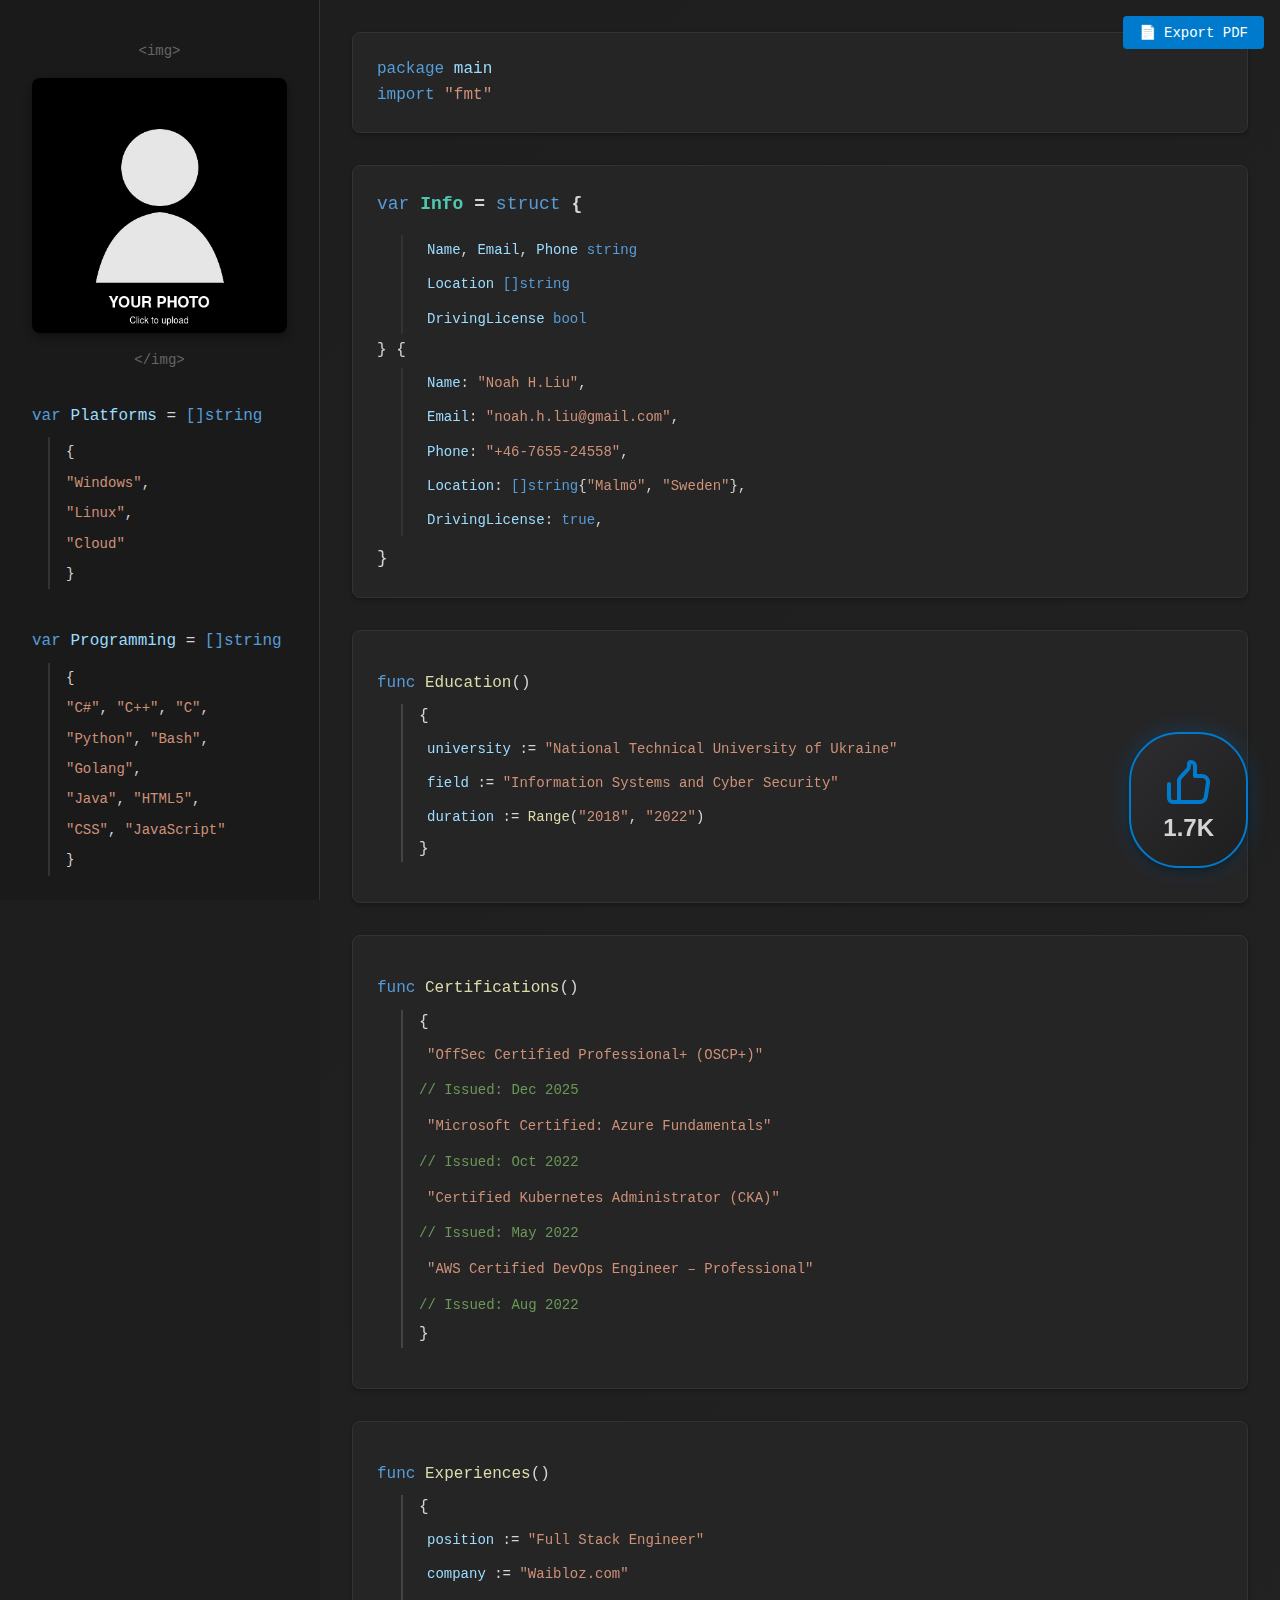
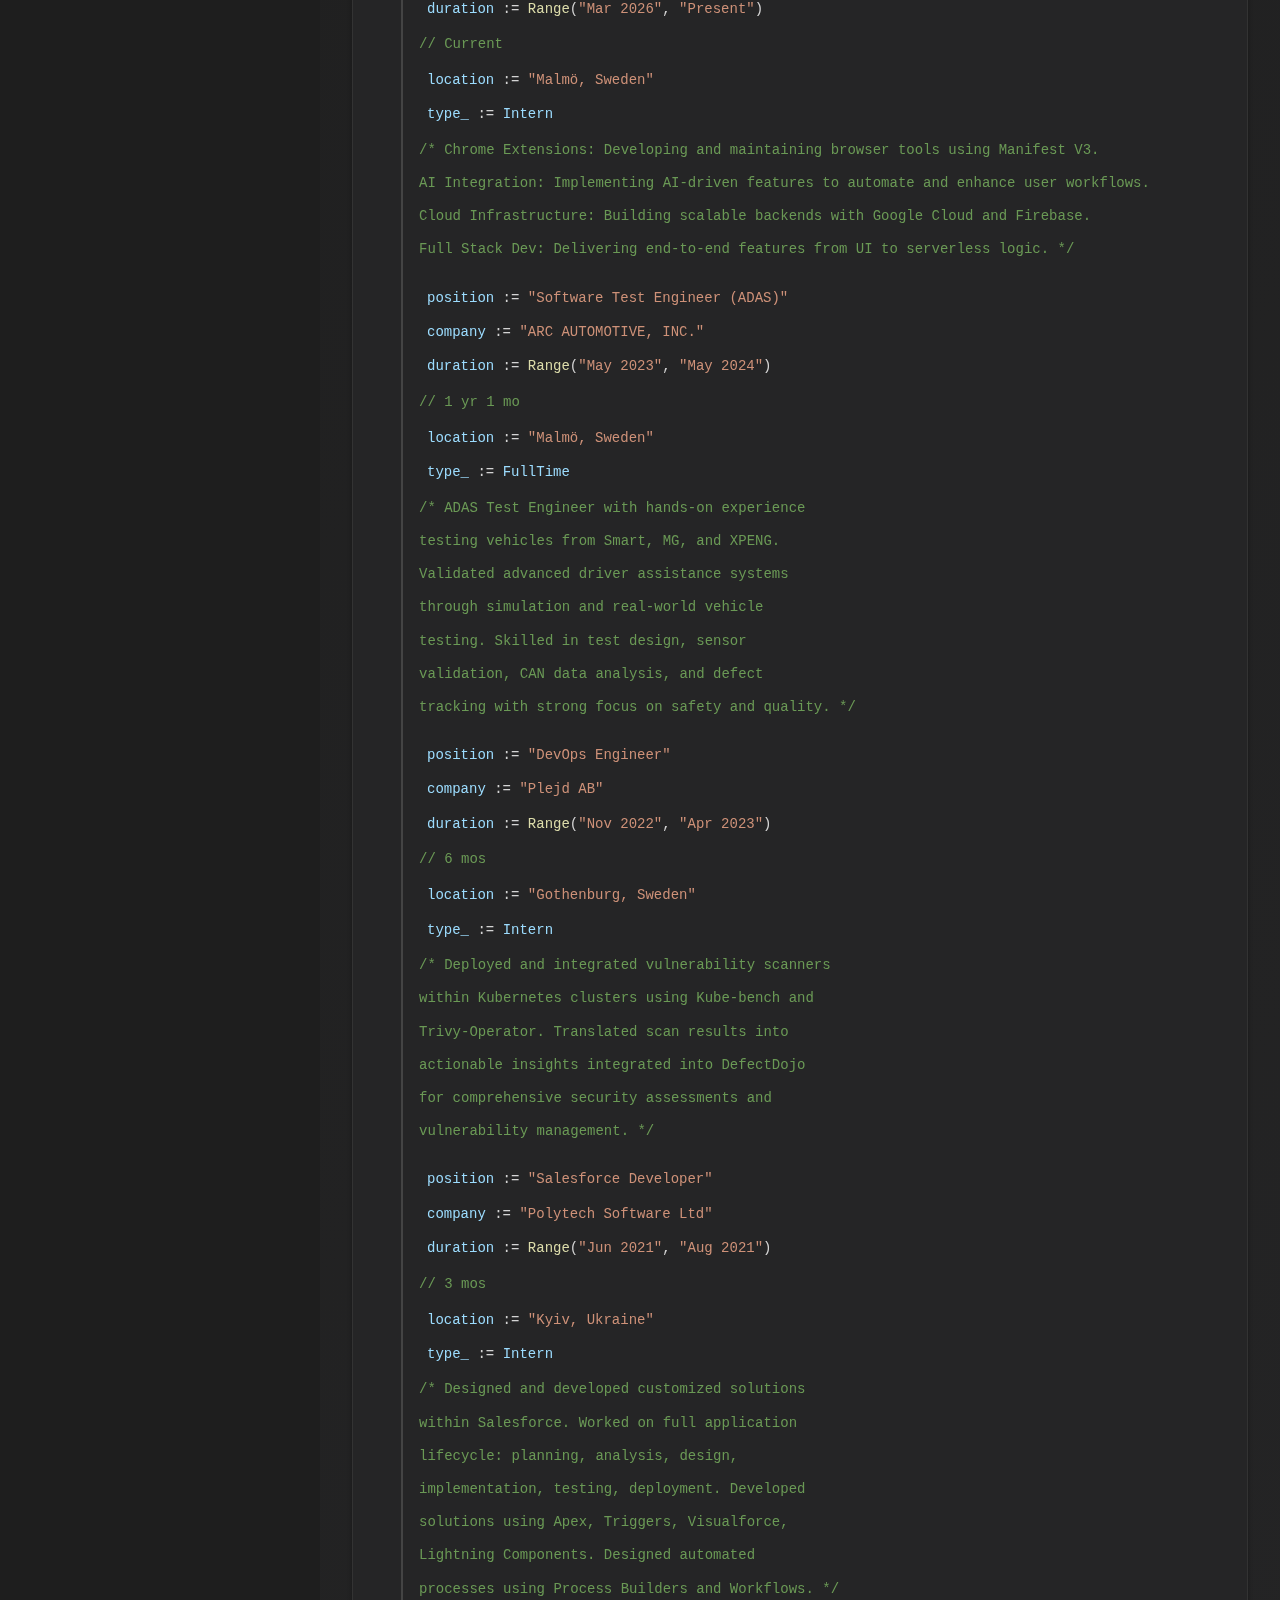
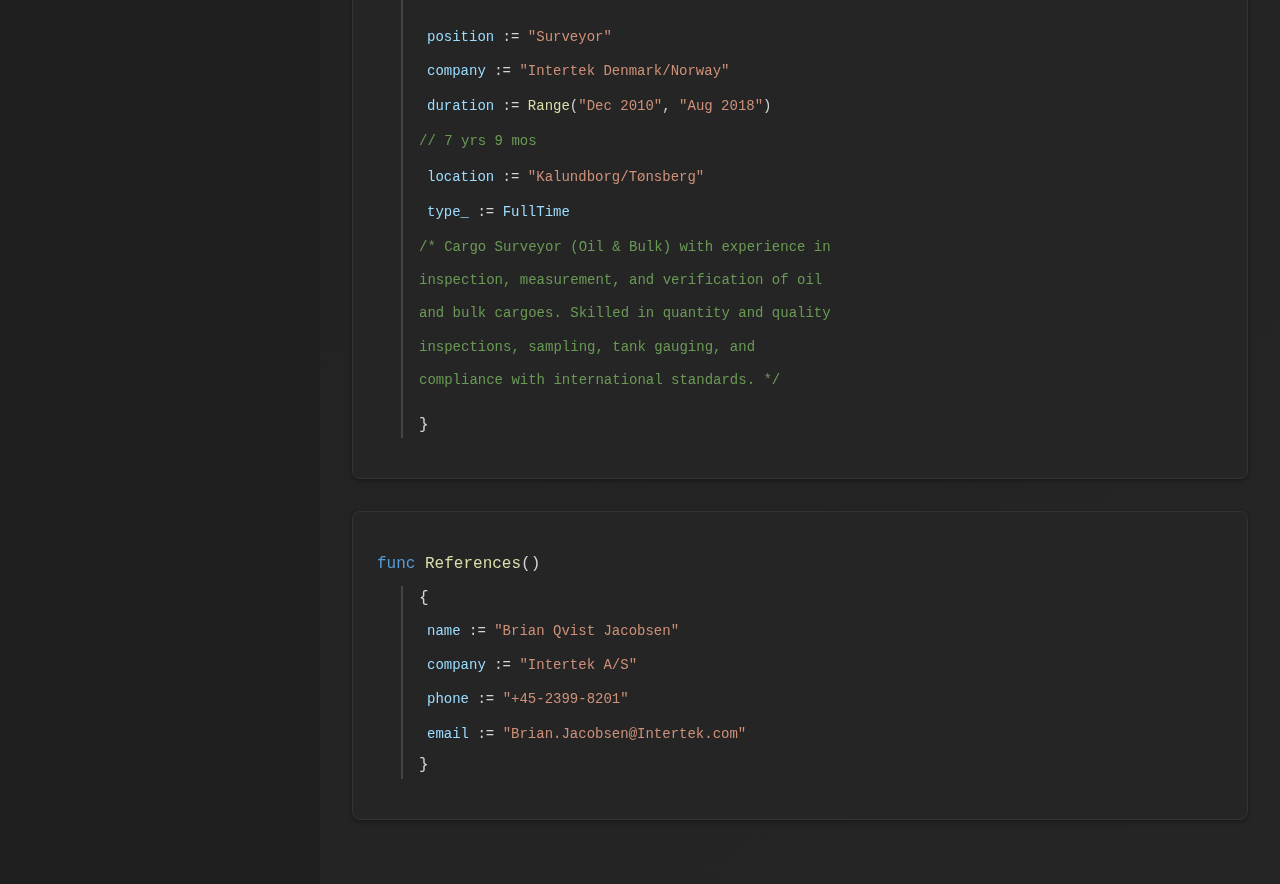
<file: index.html>
<!DOCTYPE html>
<html lang="en">

<head>
    <meta charset="UTF-8">
    <meta name="viewport" content="width=device-width, initial-scale=1.0">
    <title>CV - Noah H.Liu | Pentester</title>
    <meta name="description" content="Interactive code-themed CV showcasing security skills and experience">
    <link rel="stylesheet" href="style.css">
    <link rel="preconnect" href="https://fonts.googleapis.com">
    <link rel="preconnect" href="https://fonts.gstatic.com" crossorigin>
    <link href="https://fonts.googleapis.com/css2?family=JetBrains+Mono:wght@300;400;500;600;700&display=swap"
        rel="stylesheet">
</head>

<body>
    <div class="container">
        <!-- Left Sidebar -->
        <aside class="sidebar">
            <div class="profile-section">
                <div class="image-tag">&lt;img&gt;</div>
                <div class="profile-image">
                    <img src="profile.jpg" alt="Profile Photo" id="profileImg">
                </div>
                <div class="image-tag-close">&lt;/img&gt;</div>
            </div>

            <div class="sidebar-content">
                <div class="enum-section">
                    <span class="keyword">var</span> <span class="variable">Platforms</span> = <span
                        class="keyword">[]string</span>
                    <div class="enum-items">
                        <div class="enum-item">{</div>
                        <div class="enum-item"><span class="string">"Windows"</span>,</div>
                        <div class="enum-item"><span class="string">"Linux"</span>,</div>
                        <div class="enum-item"><span class="string">"Cloud"</span></div>
                        <div class="enum-item">}</div>
                    </div>
                </div>

                <div class="enum-section">
                    <span class="keyword">var</span> <span class="variable">Programming</span> = <span
                        class="keyword">[]string</span>
                    <div class="enum-items">
                        <div class="enum-item">{</div>
                        <div class="enum-item"><span class="string">"C#"</span>, <span class="string">"C++"</span>,
                            <span class="string">"C"</span>,
                        </div>
                        <div class="enum-item"><span class="string">"Python"</span>, <span class="string">"Bash"</span>,
                        </div>
                        <div class="enum-item"><span class="string">"Golang"</span>,</div>
                        <div class="enum-item"><span class="string">"Java"</span>, <span class="string">"HTML5"</span>,
                        </div>
                        <div class="enum-item"><span class="string">"CSS"</span>, <span
                                class="string">"JavaScript"</span></div>
                        <div class="enum-item">}</div>
                    </div>
                </div>

                <div class="enum-section">
                    <span class="keyword">var</span> <span class="variable">Software</span> = <span
                        class="keyword">[]string</span>
                    <div class="enum-items">
                        <div class="enum-item">{</div>
                        <div class="enum-item"><span class="string">"Kali Linux"</span>, <span class="string">"Metasploit"</span>, <span class="string">"Burp Suite"</span>,</div>
                        <div class="enum-item"><span class="string">"Nmap"</span>, <span class="string">"Wireshark"</span>,</div>
                        <div class="enum-item"><span class="string">"SQLMap"</span>, <span class="string">"Hashcat"</span>,</div>
                        <div class="enum-item"><span class="string">"Active Directory"</span>, <span class="string">"OWASP Top 10"</span></div>
                        <div class="enum-item">}</div>
                    </div>
                </div>

                <div class="enum-section">
                    <span class="keyword">var</span> <span class="variable">Media</span> =
                    <br>
                    <span class="keyword">map</span>[<span class="keyword">string</span>]<span
                        class="keyword">string</span>
                    <div class="enum-items">
                        <div class="enum-item">{</div>
                        <div class="enum-item"><span class="string">"LinkedIn"</span>:</div>
                        <div class="enum-item link-item"><a href="https://www.linkedin.com/in/noah-h-liu-2066b846/"
                                target="_blank"><span
                                    class="string">"www.linkedin.co<br>m/in/noah-h-liu-<br>2066b846/"</span></a>,</div>
                        <div class="enum-item"><span class="string">"GitHub"</span>:</div>
                        <div class="enum-item link-item"><a href="https://github.com/su2700" target="_blank"><span
                                    class="string">"github.com/su2700"</span></a>,</div>
                        <div class="enum-item">}</div>
                    </div>
                </div>

                <div class="enum-section">
                    <span class="keyword">var</span> <span class="variable">Languages</span> =
                    <br>
                    <span class="keyword">map</span>[<span class="keyword">string</span>]<span
                        class="keyword">string</span>
                    <div class="enum-items">
                        <div class="enum-item">{</div>
                        <div class="enum-item"><span class="string">"English"</span>: <span class="string">"C1"</span>,
                        </div>
                        <div class="enum-item comment">// Fluent</div>
                        <div class="enum-item"><span class="string">"Swedish"</span>: <span class="string">"B2"</span>,
                        </div>
                        <div class="enum-item comment">// Intermediate</div>
                        <div class="enum-item"><span class="string">"Chinese"</span>: <span class="string">"C2"</span>,
                        </div>
                        <div class="enum-item comment">// Native</div>
                        <div class="enum-item">}</div>
                    </div>
                </div>

                <div class="enum-section">
                    <span class="keyword">var</span> <span class="variable">Profile</span> =
                    <br>
                    []<span class="keyword">string</span>
                    <div class="enum-items">
                        <div class="enum-item">{</div>
                        <div class="enum-item"><span class="string">"CTF</span></div>
                        <div class="enum-item"><span class="string">Competitor"</span>,</div>
                        <div class="enum-item"><span class="string">"Sports</span></div>
                        <div class="enum-item"><span class="string">Enthusiast"</span>,</div>
                        <div class="enum-item"><span class="string">"Music</span></div>
                        <div class="enum-item"><span class="string">Aficionado"</span>,</div>
                        <div class="enum-item"><span class="string">"Culinary</span></div>
                        <div class="enum-item"><span class="string">Explorer"</span>,</div>
                        <div class="enum-item"><span class="string">"Animal</span></div>
                        <div class="enum-item"><span class="string">Lover"</span>,</div>
                        <div class="enum-item"><span class="string">"Family</span></div>
                        <div class="enum-item"><span class="string">Oriented"</span></div>
                        <div class="enum-item">}</div>
                    </div>
                </div>
            </div>
        </aside>

        <!-- Main Content -->
        <main class="main-content">
            <!-- Header -->
            <section class="code-section">
                <div class="package-decl">
                    <span class="keyword">package</span> <span class="variable">main</span>
                </div>
                <div class="import-decl">
                    <span class="keyword">import</span> <span class="string">"fmt"</span>
                </div>
            </section>



            <!-- Information Struct -->
            <section class="code-section">
                <div class="class-declaration">
                    <span class="keyword">var</span> <span class="class-name">Info</span> = <span
                        class="keyword">struct</span> {
                </div>
                <div class="class-body">
                    <div class="property">
                        <span class="variable">Name</span>, <span class="variable">Email</span>, <span
                            class="variable">Phone</span> <span class="keyword">string</span>
                    </div>
                    <div class="property">
                        <span class="variable">Location</span> <span class="keyword">[]string</span>
                    </div>
                    <div class="property">
                        <span class="variable">DrivingLicense</span> <span class="keyword">bool</span>
                    </div>
                </div>
                <div class="struct-init">
                    } {
                </div>
                <div class="class-body">
                    <div class="property">
                        <span class="variable">Name</span>: <span class="string">"Noah H.Liu"</span>,
                    </div>
                    <div class="property">
                        <span class="variable">Email</span>: <span class="string">"noah.h.liu@gmail.com"</span>,
                    </div>
                    <div class="property">
                        <span class="variable">Phone</span>: <span class="string">"+46-7655-24558"</span>,
                    </div>
                    <div class="property">
                        <span class="variable">Location</span>: <span class="keyword">[]string</span>{<span
                            class="string">"Malmö"</span>, <span class="string">"Sweden"</span>},
                    </div>
                    <div class="property">
                        <span class="variable">DrivingLicense</span>: <span class="keyword">true</span>,
                    </div>
                </div>
                <div class="closing-brace">}</div>
            </section>

            <!-- Education Function -->
            <section class="code-section">
                <div class="method-declaration">
                    <span class="keyword">func</span> <span class="method-name">Education</span>()
                </div>
                <div class="method-body">
                    <div class="block-start">{</div>
                    <div class="inner-block">
                        <div class="property">
                            <span class="variable">university</span> := <span class="string">"National Technical
                                University of Ukraine"</span>
                        </div>
                        <div class="property">
                            <span class="variable">field</span> := <span class="string">"Information Systems and Cyber
                                Security"</span>
                        </div>
                        <div class="property">
                            <span class="variable">duration</span> := <span class="method-name">Range</span>(<span
                                class="string">"2018"</span>, <span class="string">"2022"</span>)
                        </div>
                    </div>
                    <div class="block-end">}</div>
                </div>
            </section>

            <!-- Certifications Function -->
            <section class="code-section">
                <div class="method-declaration">
                    <span class="keyword">func</span> <span class="method-name">Certifications</span>()
                </div>
                <div class="method-body">
                    <div class="block-start">{</div>
                    <div class="inner-block">
                        <div class="property">
                            <span class="string">"OffSec Certified Professional+ (OSCP+)"</span>
                        </div>
                        <div class="comment">// Issued: Dec 2025</div>
                        <div class="property">
                            <span class="string">"Microsoft Certified: Azure Fundamentals"</span>
                        </div>
                        <div class="comment">// Issued: Oct 2022</div>
                        <div class="property">
                            <span class="string">"Certified Kubernetes Administrator (CKA)"</span>
                        </div>
                        <div class="comment">// Issued: May 2022</div>
                        <div class="property">
                            <span class="string">"AWS Certified DevOps Engineer – Professional"</span>
                        </div>
                        <div class="comment">// Issued: Aug 2022</div>
                    </div>
                    <div class="block-end">}</div>
                </div>
            </section>

            <!-- Experiences Function -->
            <section class="code-section">
                <div class="method-declaration">
                    <span class="keyword">func</span> <span class="method-name">Experiences</span>()
                </div>
                <div class="method-body">
                    <div class="block-start">{</div>

                    <!-- Waibloz.com -->
                    <div class="inner-block experience-block">
                        <div class="property">
                            <span class="variable">position</span> := <span class="string">"Full Stack Engineer"</span>
                        </div>
                        <div class="property">
                            <span class="variable">company</span> := <span class="string">"Waibloz.com"</span>
                        </div>
                        <div class="property">
                            <span class="variable">duration</span> := <span class="method-name">Range</span>(<span
                                class="string">"Mar 2026"</span>, <span class="string">"Present"</span>)
                        </div>
                        <div class="comment">// Current</div>
                        <div class="property">
                            <span class="variable">location</span> := <span class="string">"Malmö, Sweden"</span>
                        </div>
                        <div class="property">
                            <span class="variable">type_</span> := <span class="variable">Intern</span>
                        </div>
                        <div class="comment-block">
                            <div class="comment">/* Chrome Extensions: Developing and maintaining browser tools using Manifest V3.</div>
                            <div class="comment">AI Integration: Implementing AI-driven features to automate and enhance user workflows.</div>
                            <div class="comment">Cloud Infrastructure: Building scalable backends with Google Cloud and Firebase.</div>
                            <div class="comment">Full Stack Dev: Delivering end-to-end features from UI to serverless logic. */</div>
                        </div>
                    </div>

                    <!-- ARC -->
                    <div class="inner-block experience-block">
                        <div class="property">
                            <span class="variable">position</span> := <span class="string">"Software Test Engineer
                                (ADAS)"</span>
                        </div>
                        <div class="property">
                            <span class="variable">company</span> := <span class="string">"ARC AUTOMOTIVE, INC."</span>
                        </div>
                        <div class="property">
                            <span class="variable">duration</span> := <span class="method-name">Range</span>(<span
                                class="string">"May 2023"</span>, <span class="string">"May 2024"</span>)
                        </div>
                        <div class="comment">// 1 yr 1 mo</div>
                        <div class="property">
                            <span class="variable">location</span> := <span class="string">"Malmö, Sweden"</span>
                        </div>
                        <div class="property">
                            <span class="variable">type_</span> := <span class="variable">FullTime</span>
                        </div>
                        <div class="comment-block">
                            <div class="comment">/* ADAS Test Engineer with hands-on experience</div>
                            <div class="comment">testing vehicles from Smart, MG, and XPENG.</div>
                            <div class="comment">Validated advanced driver assistance systems</div>
                            <div class="comment">through simulation and real-world vehicle</div>
                            <div class="comment">testing. Skilled in test design, sensor</div>
                            <div class="comment">validation, CAN data analysis, and defect</div>
                            <div class="comment">tracking with strong focus on safety and quality. */</div>
                        </div>
                    </div>

                    <!-- Plejd -->
                    <div class="inner-block experience-block">
                        <div class="property">
                            <span class="variable">position</span> := <span class="string">"DevOps Engineer"</span>
                        </div>
                        <div class="property">
                            <span class="variable">company</span> := <span class="string">"Plejd AB"</span>
                        </div>
                        <div class="property">
                            <span class="variable">duration</span> := <span class="method-name">Range</span>(<span
                                class="string">"Nov 2022"</span>, <span class="string">"Apr 2023"</span>)
                        </div>
                        <div class="comment">// 6 mos</div>
                        <div class="property">
                            <span class="variable">location</span> := <span class="string">"Gothenburg, Sweden"</span>
                        </div>
                        <div class="property">
                            <span class="variable">type_</span> := <span class="variable">Intern</span>
                        </div>
                        <div class="comment-block">
                            <div class="comment">/* Deployed and integrated vulnerability scanners</div>
                            <div class="comment">within Kubernetes clusters using Kube-bench and</div>
                            <div class="comment">Trivy-Operator. Translated scan results into</div>
                            <div class="comment">actionable insights integrated into DefectDojo</div>
                            <div class="comment">for comprehensive security assessments and</div>
                            <div class="comment">vulnerability management. */</div>
                        </div>
                    </div>

                    <!-- Polytech -->
                    <div class="inner-block experience-block">
                        <div class="property">
                            <span class="variable">position</span> := <span class="string">"Salesforce Developer"</span>
                        </div>
                        <div class="property">
                            <span class="variable">company</span> := <span class="string">"Polytech Software Ltd"</span>
                        </div>
                        <div class="property">
                            <span class="variable">duration</span> := <span class="method-name">Range</span>(<span
                                class="string">"Jun 2021"</span>, <span class="string">"Aug 2021"</span>)
                        </div>
                        <div class="comment">// 3 mos</div>
                        <div class="property">
                            <span class="variable">location</span> := <span class="string">"Kyiv, Ukraine"</span>
                        </div>
                        <div class="property">
                            <span class="variable">type_</span> := <span class="variable">Intern</span>
                        </div>
                        <div class="comment-block">
                            <div class="comment">/* Designed and developed customized solutions</div>
                            <div class="comment">within Salesforce. Worked on full application</div>
                            <div class="comment">lifecycle: planning, analysis, design,</div>
                            <div class="comment">implementation, testing, deployment. Developed</div>
                            <div class="comment">solutions using Apex, Triggers, Visualforce,</div>
                            <div class="comment">Lightning Components. Designed automated</div>
                            <div class="comment">processes using Process Builders and Workflows. */</div>
                        </div>
                    </div>

                    <!-- Intertek Denmark/Norway -->
                    <div class="inner-block experience-block">
                        <div class="property">
                            <span class="variable">position</span> := <span class="string">"Surveyor"</span>
                        </div>
                        <div class="property">
                            <span class="variable">company</span> := <span class="string">"Intertek Denmark/Norway"</span>
                        </div>
                        <div class="property">
                            <span class="variable">duration</span> := <span class="method-name">Range</span>(<span
                                class="string">"Dec 2010"</span>, <span class="string">"Aug 2018"</span>)
                        </div>
                        <div class="comment">// 7 yrs 9 mos</div>
                        <div class="property">
                            <span class="variable">location</span> := <span class="string">"Kalundborg/Tønsberg"</span>
                        </div>
                        <div class="property">
                            <span class="variable">type_</span> := <span class="variable">FullTime</span>
                        </div>
                        <div class="comment-block">
                            <div class="comment">/* Cargo Surveyor (Oil & Bulk) with experience in</div>
                            <div class="comment">inspection, measurement, and verification of oil</div>
                            <div class="comment">and bulk cargoes. Skilled in quantity and quality</div>
                            <div class="comment">inspections, sampling, tank gauging, and</div>
                            <div class="comment">compliance with international standards. */</div>
                        </div>
                    </div>

                    <div class="block-end">}</div>
                </div>
            </section>

            <!-- References Function -->
            <section class="code-section">
                <div class="method-declaration">
                    <span class="keyword">func</span> <span class="method-name">References</span>()
                </div>
                <div class="method-body">
                    <div class="block-start">{</div>
                    <div class="inner-block">
                        <div class="property">
                            <span class="variable">name</span> := <span class="string">"Brian Qvist Jacobsen"</span>
                        </div>
                        <div class="property">
                            <span class="variable">company</span> := <span class="string">"Intertek A/S"</span>
                        </div>
                        <div class="property">
                            <span class="variable">phone</span> := <span class="string">"+45-2399-8201"</span>
                        </div>
                        <div class="property">
                            <span class="variable">email</span> := <span
                                class="string">"Brian.Jacobsen@Intertek.com"</span>
                        </div>
                    </div>
                    <div class="block-end">}</div>
                </div>
            </section>

            <!-- Like Button -->
            <div class="like-section">
                <button class="like-button" id="likeBtn">
                    <svg class="hand-icon" viewBox="0 0 24 24" fill="none" xmlns="http://www.w3.org/2000/svg">
                        <path
                            d="M7 22V11M2 13V20C2 21.1046 2.89543 22 4 22H17.4262C18.907 22 20.1662 20.9197 20.3914 19.4562L21.4683 12.4562C21.7479 10.6389 20.3418 9 18.5032 9H15V4C15 2.89543 14.1046 2 13 2C12.4477 2 12 2.44772 12 3V3.93551C12 4.68374 11.7111 5.40473 11.1954 5.94888L7.73485 9.64132C7.26281 10.1388 7 10.7981 7 11.4839V11.4839"
                            stroke="currentColor" stroke-width="2" stroke-linecap="round" stroke-linejoin="round" />
                    </svg>
                    <span class="like-count" id="likeCount">1.7K</span>
                </button>
            </div>
        </main>
    </div>

    <script src="script.js"></script>
</body>

</html>
</file>
<file: style.css>
/* ===========================
   CSS Variables & Reset
   =========================== */
:root {
    /* Color Palette */
    --bg-primary: #1e1e1e;
    --bg-secondary: #252526;
    --bg-sidebar: #1a1a1a;
    --text-primary: #d4d4d4;
    --text-secondary: #858585;
    
    /* Syntax Highlighting Colors */
    --color-keyword: #569cd6;
    --color-class: #4ec9b0;
    --color-string: #ce9178;
    --color-comment: #6a9955;
    --color-variable: #9cdcfe;
    --color-method: #dcdcaa;
    --color-number: #b5cea8;
    --color-punctuation: #d4d4d4;
    
    /* Accent Colors */
    --accent-primary: #007acc;
    --accent-hover: #1e88e5;
    --accent-glow: rgba(0, 122, 204, 0.3);
    
    /* Spacing */
    --spacing-xs: 0.25rem;
    --spacing-sm: 0.5rem;
    --spacing-md: 1rem;
    --spacing-lg: 1.5rem;
    --spacing-xl: 2rem;
    
    /* Typography */
    --font-code: 'Fira Code', 'Courier New', monospace;
    --font-size-xs: 0.75rem;
    --font-size-sm: 0.875rem;
    --font-size-md: 1rem;
    --font-size-lg: 1.125rem;
    
    /* Effects */
    --transition-fast: 0.2s ease;
    --transition-medium: 0.3s ease;
    --shadow-sm: 0 2px 4px rgba(0, 0, 0, 0.3);
    --shadow-md: 0 4px 8px rgba(0, 0, 0, 0.4);
    --shadow-lg: 0 8px 16px rgba(0, 0, 0, 0.5);
}

* {
    margin: 0;
    padding: 0;
    box-sizing: border-box;
}

body {
    font-family: var(--font-code);
    background-color: var(--bg-primary);
    color: var(--text-primary);
    line-height: 1.6;
    overflow-x: hidden;
}

/* ===========================
   Layout Container
   =========================== */
.container {
    display: flex;
    min-height: 100vh;
    max-width: 1920px;
    margin: 0 auto;
}

/* ===========================
   Sidebar Styles
   =========================== */
.sidebar {
    width: 320px;
    background-color: var(--bg-sidebar);
    padding: var(--spacing-xl);
    border-right: 1px solid #333;
    overflow-y: auto;
    position: sticky;
    top: 0;
    height: 100vh;
}

.profile-section {
    margin-bottom: var(--spacing-xl);
    text-align: center;
}

.image-tag,
.image-tag-close {
    color: var(--text-secondary);
    font-size: var(--font-size-sm);
    margin: var(--spacing-sm) 0;
    opacity: 0.7;
}

.profile-image {
    margin: var(--spacing-md) 0;
    position: relative;
    overflow: hidden;
    border-radius: 8px;
    box-shadow: var(--shadow-md);
    transition: transform var(--transition-medium), box-shadow var(--transition-medium);
}

.profile-image:hover {
    transform: translateY(-4px) scale(1.02);
    box-shadow: var(--shadow-lg), 0 0 20px var(--accent-glow);
}

.profile-image img {
    width: 100%;
    height: auto;
    display: block;
    transition: filter var(--transition-medium);
}

.profile-image:hover img {
    filter: brightness(1.1);
}

/* Sidebar Content */
.sidebar-content {
    display: flex;
    flex-direction: column;
    gap: var(--spacing-lg);
}

.enum-section {
    margin-bottom: var(--spacing-md);
    animation: fadeInUp 0.6s ease backwards;
}

.enum-section:nth-child(1) { animation-delay: 0.1s; }
.enum-section:nth-child(2) { animation-delay: 0.2s; }
.enum-section:nth-child(3) { animation-delay: 0.3s; }
.enum-section:nth-child(4) { animation-delay: 0.4s; }
.enum-section:nth-child(5) { animation-delay: 0.5s; }
.enum-section:nth-child(6) { animation-delay: 0.6s; }

.enum-items {
    margin-left: var(--spacing-md);
    margin-top: var(--spacing-sm);
    padding-left: var(--spacing-md);
    border-left: 2px solid #333;
    transition: border-color var(--transition-fast);
}

.enum-section:hover .enum-items {
    border-color: var(--accent-primary);
}

.enum-item {
    color: var(--text-primary);
    font-size: var(--font-size-sm);
    padding: var(--spacing-xs) 0;
    transition: color var(--transition-fast), transform var(--transition-fast);
}

.enum-item:hover {
    color: var(--color-variable);
    transform: translateX(4px);
}

.enum-item.comment {
    color: var(--color-comment);
    font-style: italic;
}

.enum-item.link-item a {
    color: var(--color-string);
    text-decoration: none;
    transition: color var(--transition-fast);
}

.enum-item.link-item a:hover {
    color: var(--accent-hover);
    text-decoration: underline;
}

/* ===========================
   Main Content Styles
   =========================== */
.main-content {
    flex: 1;
    padding: var(--spacing-xl);
    overflow-y: auto;
    background: linear-gradient(135deg, var(--bg-primary) 0%, #252526 100%);
}

.code-section {
    margin-bottom: var(--spacing-xl);
    padding: var(--spacing-lg);
    background-color: var(--bg-secondary);
    border-radius: 8px;
    border: 1px solid #333;
    box-shadow: var(--shadow-sm);
    transition: transform var(--transition-medium), box-shadow var(--transition-medium);
    animation: fadeInUp 0.6s ease backwards;
}

.code-section:nth-child(1) { animation-delay: 0.1s; }
.code-section:nth-child(2) { animation-delay: 0.2s; }
.code-section:nth-child(3) { animation-delay: 0.3s; }
.code-section:nth-child(4) { animation-delay: 0.4s; }
.code-section:nth-child(5) { animation-delay: 0.5s; }

.code-section:hover {
    transform: translateY(-2px);
    box-shadow: var(--shadow-md), 0 0 15px var(--accent-glow);
    border-color: var(--accent-primary);
}

/* Comment Blocks */
.comment-block {
    margin-bottom: var(--spacing-md);
}

.comment {
    color: var(--color-comment);
    font-size: var(--font-size-sm);
    line-height: 1.8;
    padding: var(--spacing-xs) 0;
}

/* Class Declarations */
.class-declaration {
    margin-bottom: var(--spacing-md);
    font-size: var(--font-size-lg);
    font-weight: 600;
}

.class-body {
    margin-left: var(--spacing-lg);
    padding-left: var(--spacing-md);
    border-left: 2px solid #333;
}

.closing-brace {
    color: var(--text-primary);
    font-size: var(--font-size-lg);
    margin-top: var(--spacing-sm);
}

/* Properties */
.property {
    padding: var(--spacing-xs) 0;
    font-size: var(--font-size-sm);
    transition: background-color var(--transition-fast);
    border-radius: 4px;
    padding-left: var(--spacing-sm);
    margin: var(--spacing-xs) 0;
}

.property:hover {
    background-color: rgba(255, 255, 255, 0.05);
}

/* Method Declarations */
.method-declaration {
    margin-top: var(--spacing-md);
    margin-bottom: var(--spacing-sm);
    font-size: var(--font-size-md);
    font-weight: 500;
}

.method-body {
    margin-left: var(--spacing-lg);
    padding-left: var(--spacing-md);
    border-left: 2px solid #444;
    margin-bottom: var(--spacing-md);
}

/* ===========================
   Syntax Highlighting
   =========================== */
.keyword {
    color: var(--color-keyword);
    font-weight: 500;
}

.class-name {
    color: var(--color-class);
    font-weight: 600;
}

.string {
    color: var(--color-string);
}

.variable {
    color: var(--color-variable);
}

.method-name {
    color: var(--color-method);
}

.number {
    color: var(--color-number);
}

.punctuation {
    color: var(--color-punctuation);
}

/* ===========================
   Like Button Section
   =========================== */
.like-section {
    position: fixed;
    bottom: var(--spacing-xl);
    right: var(--spacing-xl);
    z-index: 1000;
    animation: slideInUp 0.6s ease 0.8s backwards;
}

.like-button {
    display: flex;
    flex-direction: column;
    align-items: center;
    gap: var(--spacing-sm);
    background: linear-gradient(135deg, #2d2d30 0%, #1e1e1e 100%);
    border: 2px solid var(--accent-primary);
    border-radius: 50px;
    padding: var(--spacing-lg) var(--spacing-xl);
    cursor: pointer;
    transition: all var(--transition-medium);
    box-shadow: var(--shadow-md), 0 0 20px var(--accent-glow);
    position: relative;
    overflow: hidden;
}

.like-button::before {
    content: '';
    position: absolute;
    top: 50%;
    left: 50%;
    width: 0;
    height: 0;
    border-radius: 50%;
    background: radial-gradient(circle, var(--accent-primary) 0%, transparent 70%);
    transform: translate(-50%, -50%);
    transition: width 0.6s ease, height 0.6s ease;
}

.like-button:hover::before {
    width: 300px;
    height: 300px;
}

.like-button:hover {
    transform: translateY(-8px) scale(1.05);
    box-shadow: var(--shadow-lg), 0 0 30px var(--accent-glow);
    border-color: var(--accent-hover);
}

.like-button:active {
    transform: translateY(-4px) scale(0.98);
}

.hand-icon {
    width: 48px;
    height: 48px;
    color: var(--accent-primary);
    transition: all var(--transition-medium);
    position: relative;
    z-index: 1;
}

.like-button:hover .hand-icon {
    color: #fff;
    transform: scale(1.2) rotate(-10deg);
    filter: drop-shadow(0 0 10px var(--accent-primary));
}

.like-button.liked .hand-icon {
    animation: likeAnimation 0.6s ease;
}

.like-count {
    font-size: 1.5rem;
    font-weight: 700;
    color: var(--text-primary);
    position: relative;
    z-index: 1;
    transition: color var(--transition-medium);
}

.like-button:hover .like-count {
    color: #fff;
}

/* ===========================
   Animations
   =========================== */
@keyframes fadeInUp {
    from {
        opacity: 0;
        transform: translateY(30px);
    }
    to {
        opacity: 1;
        transform: translateY(0);
    }
}

@keyframes slideInUp {
    from {
        opacity: 0;
        transform: translateY(100px);
    }
    to {
        opacity: 1;
        transform: translateY(0);
    }
}

@keyframes likeAnimation {
    0% {
        transform: scale(1) rotate(0deg);
    }
    25% {
        transform: scale(1.3) rotate(-15deg);
    }
    50% {
        transform: scale(1.2) rotate(10deg);
    }
    75% {
        transform: scale(1.3) rotate(-5deg);
    }
    100% {
        transform: scale(1) rotate(0deg);
    }
}

@keyframes pulse {
    0%, 100% {
        opacity: 1;
    }
    50% {
        opacity: 0.5;
    }
}

/* ===========================
   Scrollbar Styling
   =========================== */
::-webkit-scrollbar {
    width: 12px;
}

::-webkit-scrollbar-track {
    background: var(--bg-primary);
}

::-webkit-scrollbar-thumb {
    background: #555;
    border-radius: 6px;
    transition: background var(--transition-fast);
}

::-webkit-scrollbar-thumb:hover {
    background: var(--accent-primary);
}

/* ===========================
   Responsive Design
   =========================== */
@media (max-width: 1024px) {
    .container {
        flex-direction: column;
    }
    
    .sidebar {
        width: 100%;
        height: auto;
        position: relative;
        border-right: none;
        border-bottom: 1px solid #333;
    }
    
    .like-section {
        bottom: var(--spacing-md);
        right: var(--spacing-md);
    }
    
    .like-button {
        padding: var(--spacing-md) var(--spacing-lg);
    }
    
    .hand-icon {
        width: 36px;
        height: 36px;
    }
    
    .like-count {
        font-size: 1.25rem;
    }
}

@media (max-width: 768px) {
    .main-content {
        padding: var(--spacing-md);
    }
    
    .sidebar {
        padding: var(--spacing-md);
    }
    
    .code-section {
        padding: var(--spacing-md);
    }
    
    .class-body,
    .method-body {
        margin-left: var(--spacing-md);
    }
}

@media (max-width: 480px) {
    :root {
        --font-size-xs: 0.7rem;
        --font-size-sm: 0.8rem;
        --font-size-md: 0.9rem;
        --font-size-lg: 1rem;
    }
    
    .like-button {
        padding: var(--spacing-sm) var(--spacing-md);
    }
    
    .hand-icon {
        width: 32px;
        height: 32px;
    }
    
    .like-count {
        font-size: 1rem;
    }
}

/* ===========================
   Print Styles
   =========================== */
@media print {
    body {
        background: white;
        color: black;
    }
    
    .like-section {
        display: none;
    }
    
    .container {
        flex-direction: column;
    }
    
    .sidebar {
        width: 100%;
        border-right: none;
        border-bottom: 1px solid #ccc;
    }
    
    .code-section {
        page-break-inside: avoid;
        box-shadow: none;
        border: 1px solid #ccc;
    }
}
</file>
